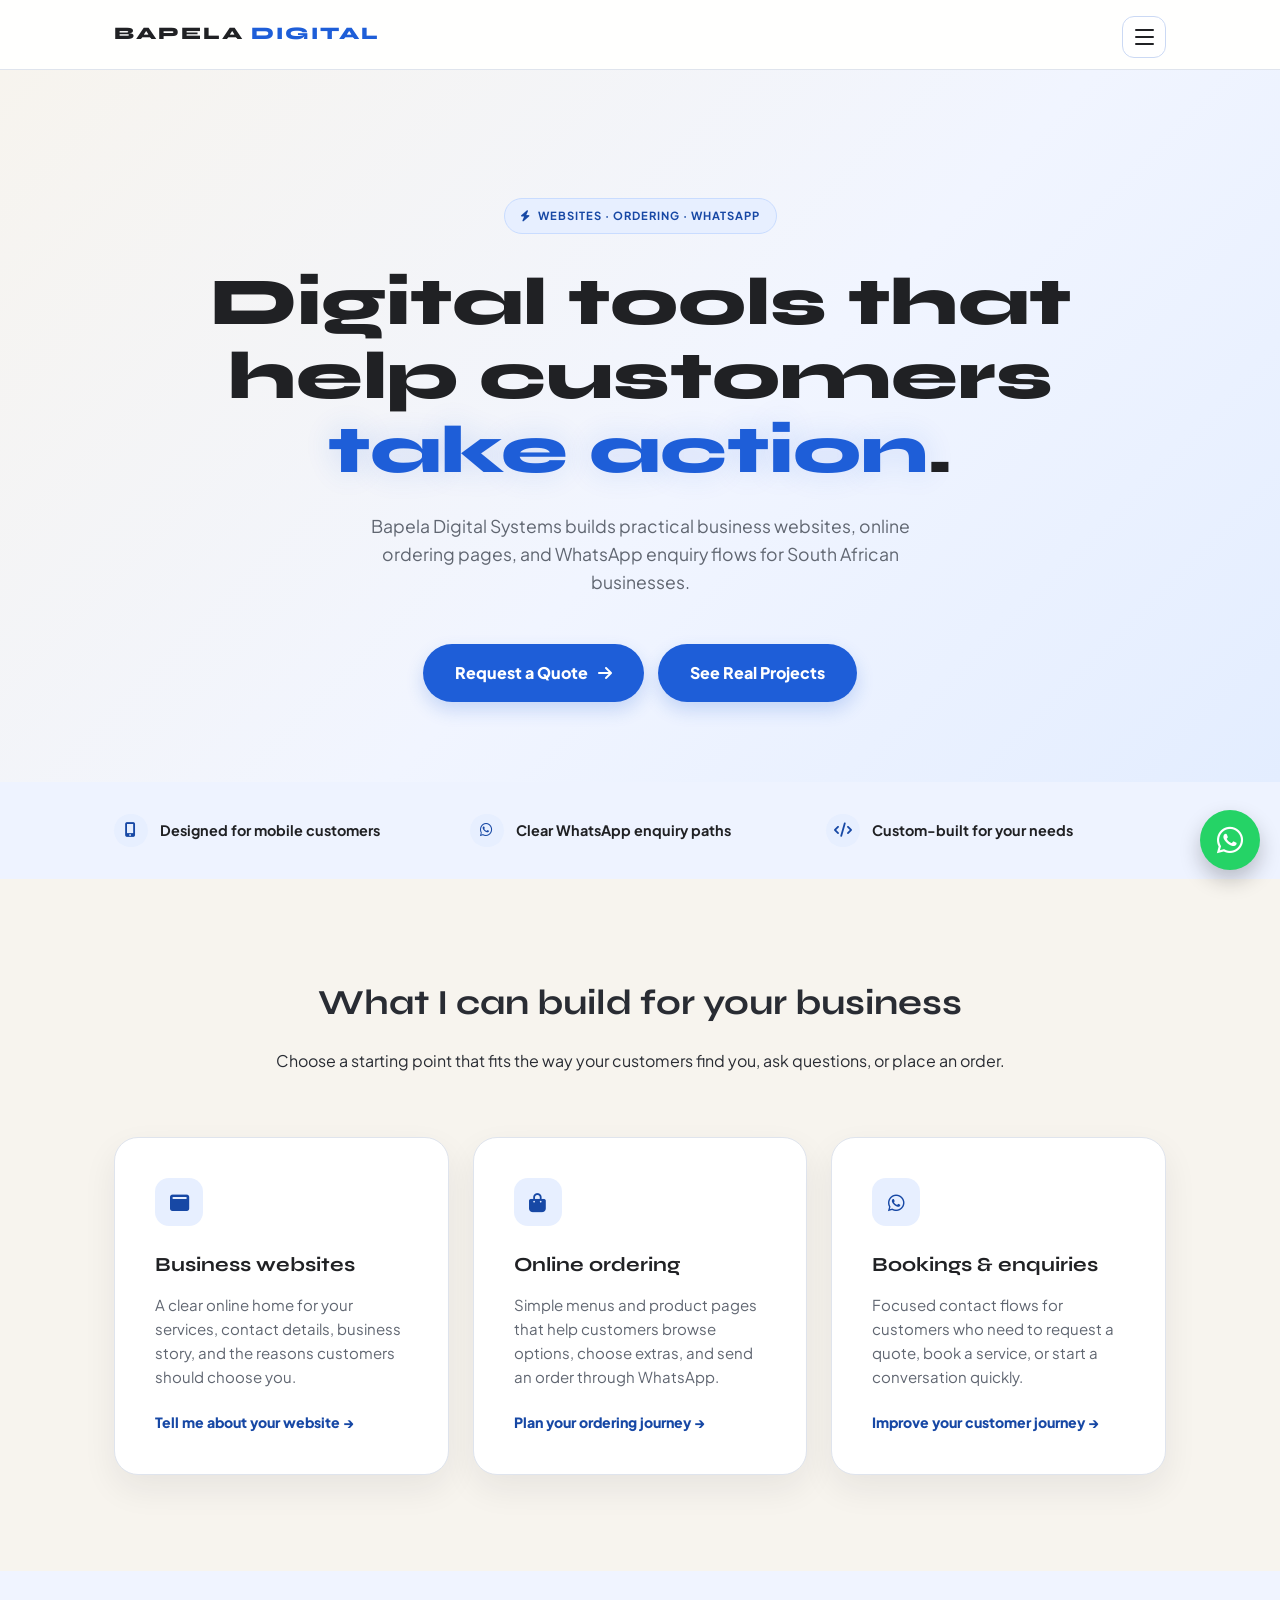
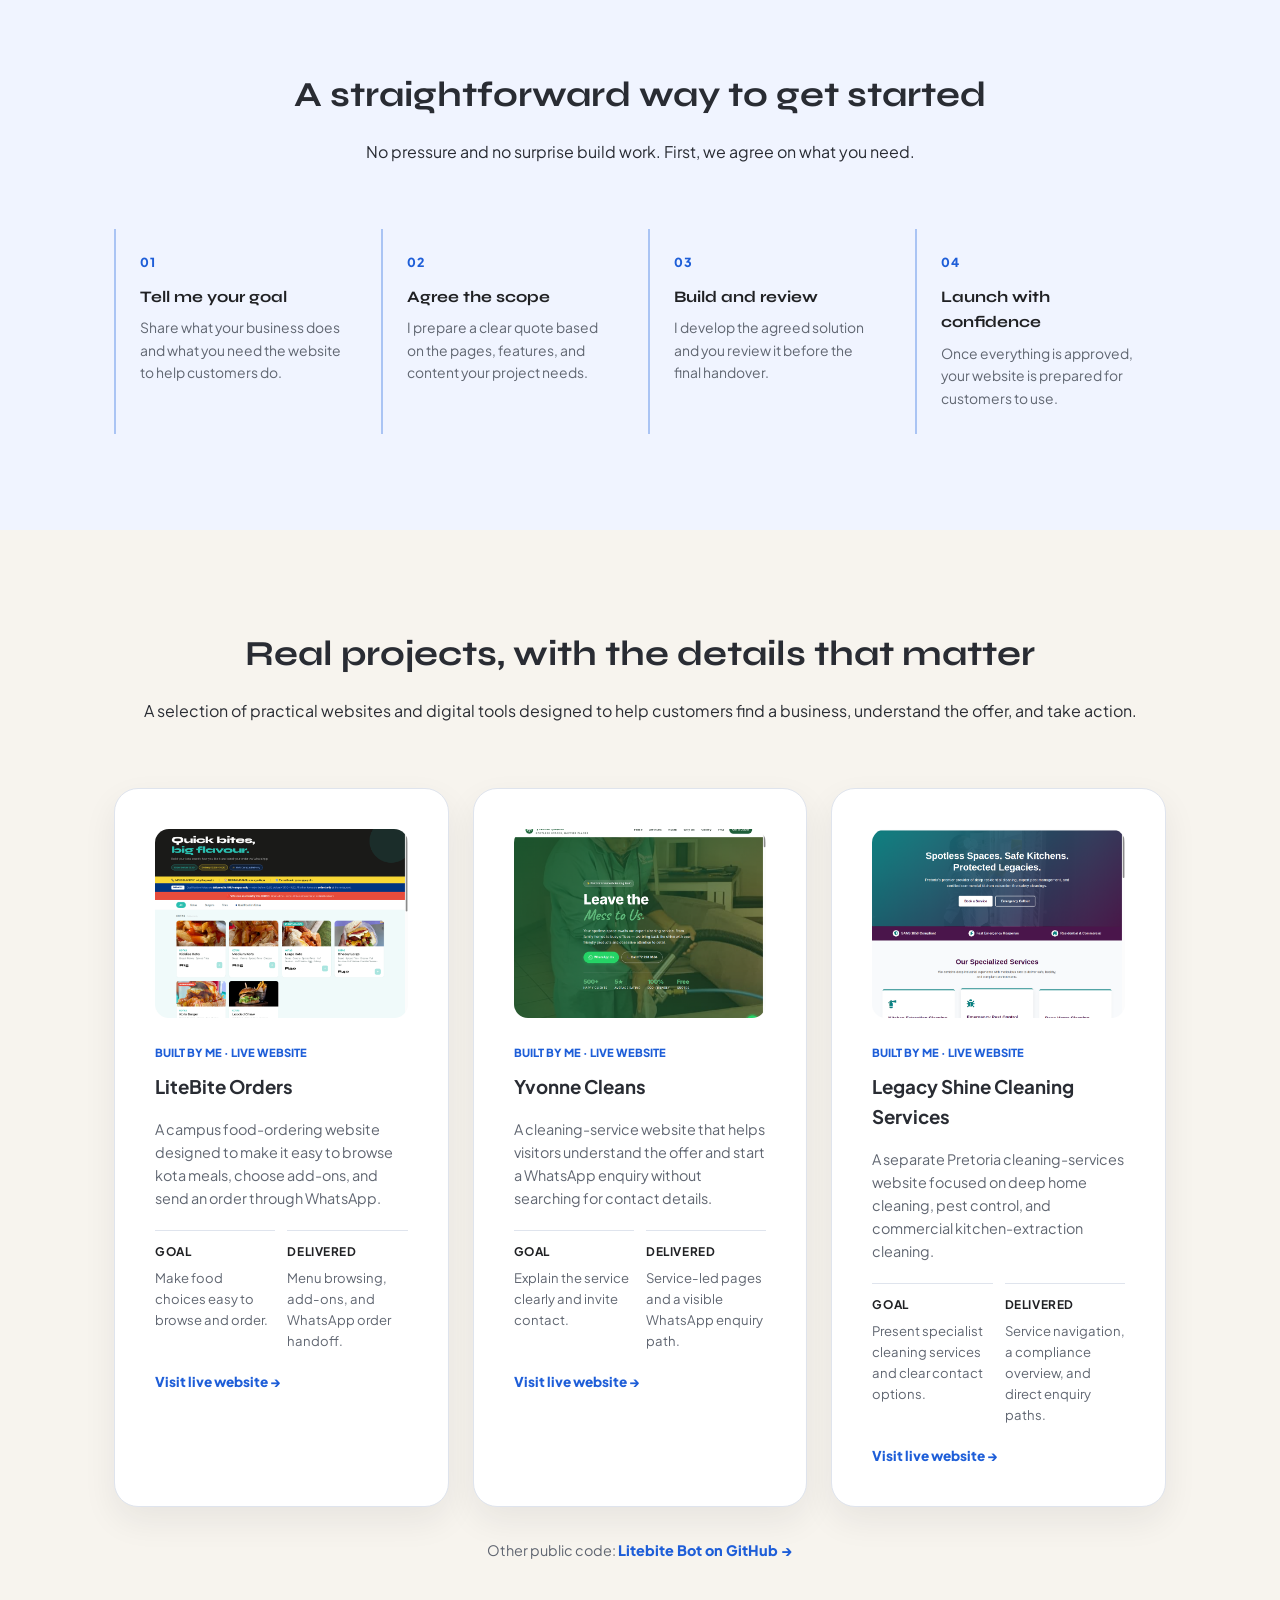
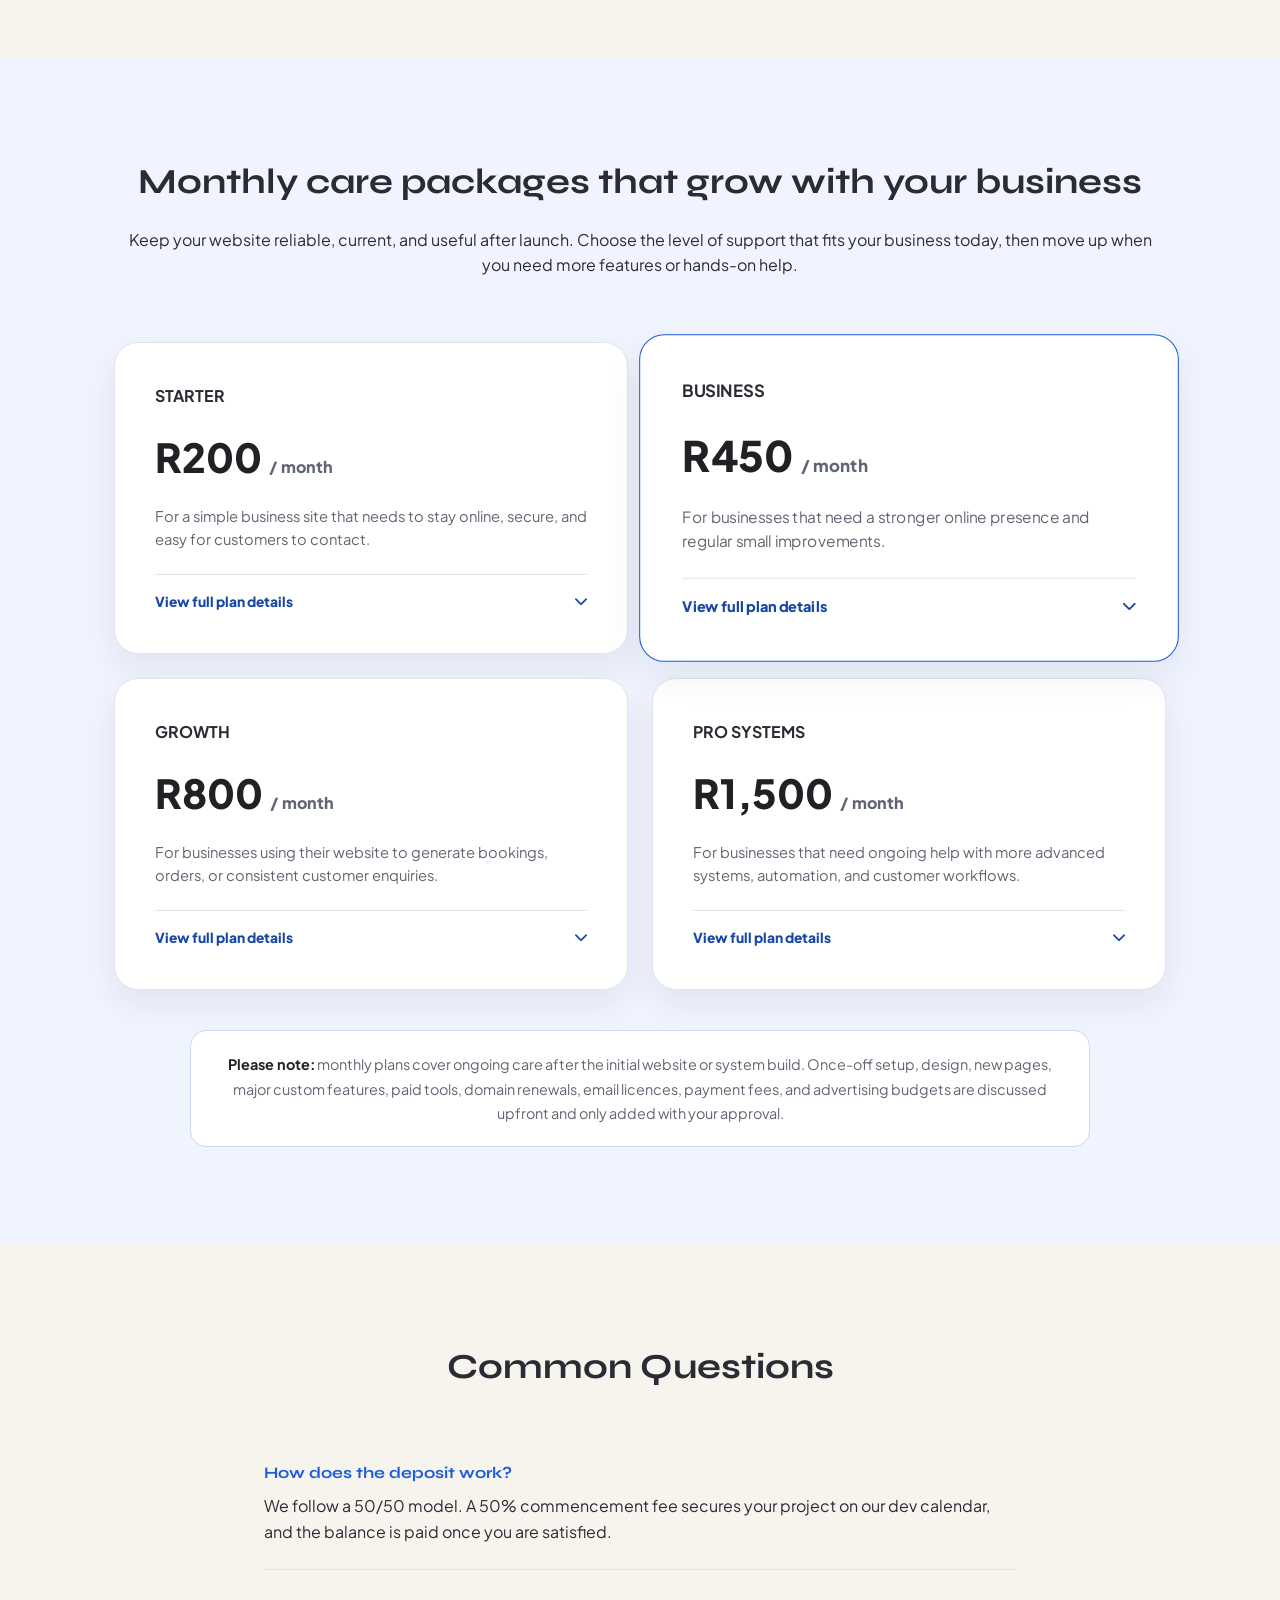
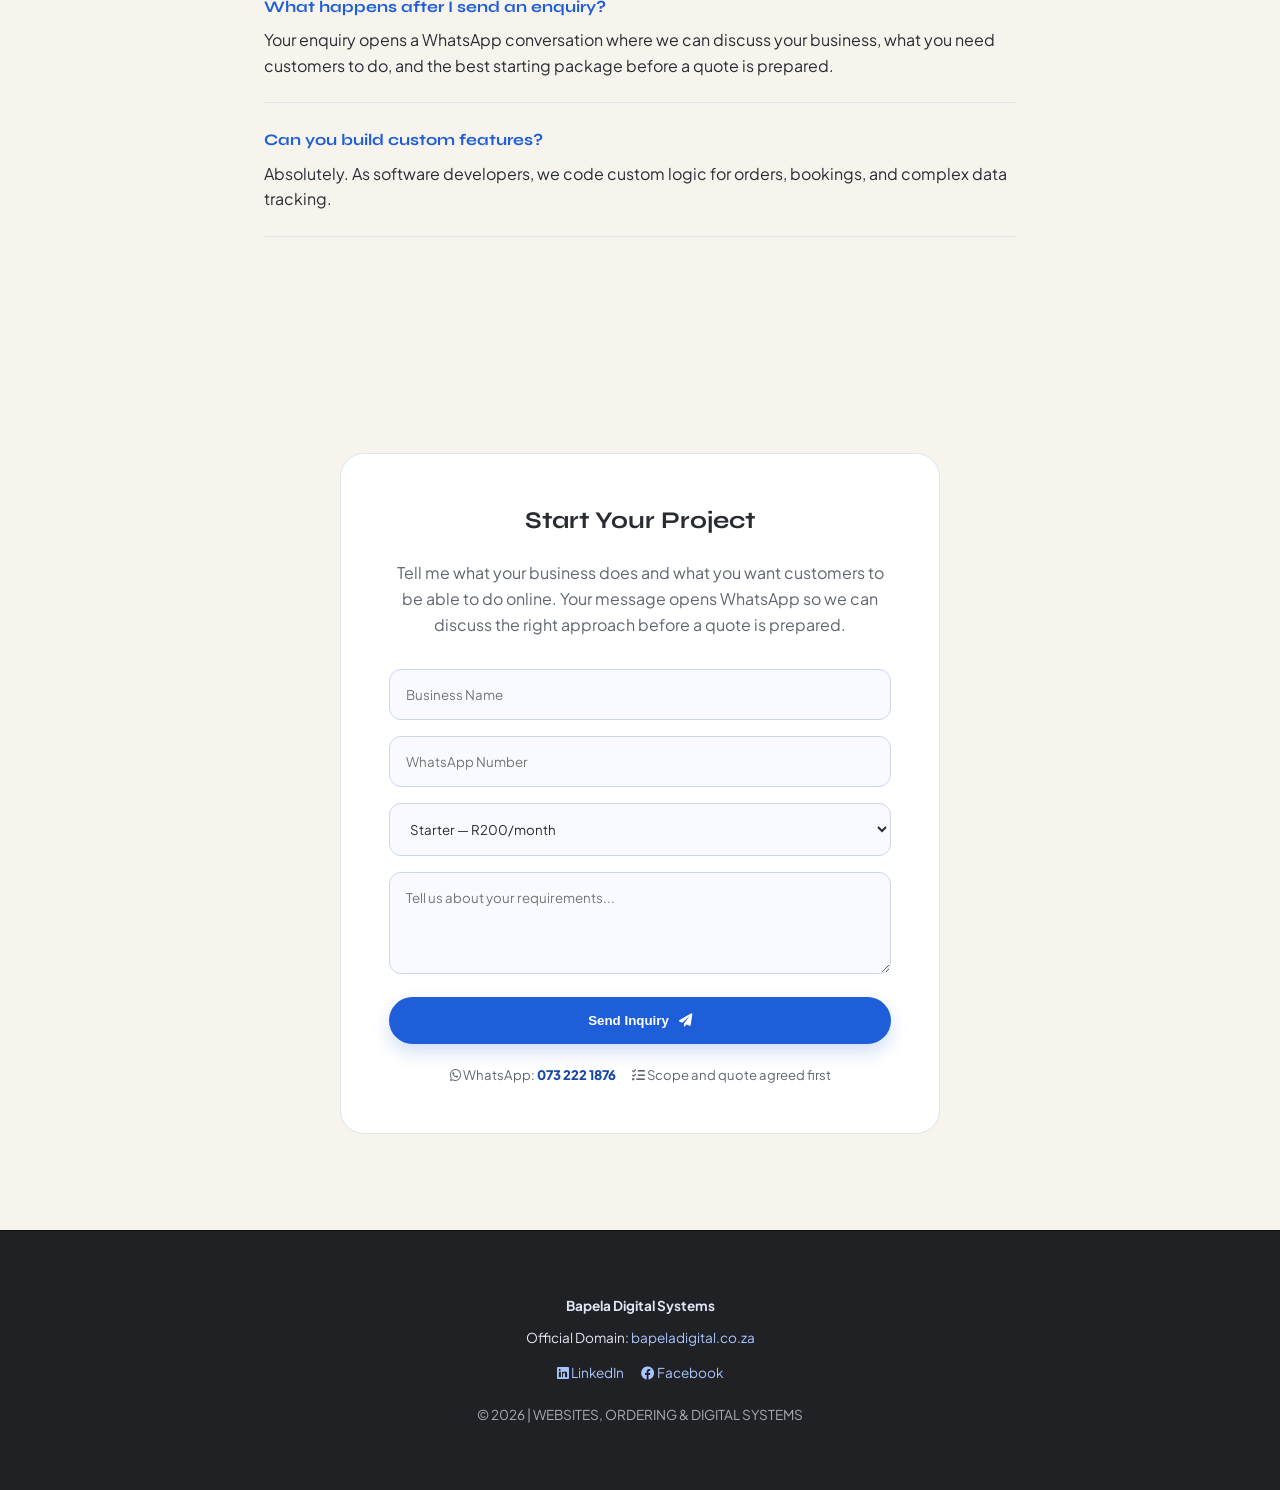
<file: index.html>
<!DOCTYPE html>
<html lang="en">
<head>
  <meta charset="UTF-8">
  <meta name="viewport" content="width=device-width, initial-scale=1.0">
  <title>Bapela Digital | Websites, Ordering &amp; Digital Systems</title>
  <meta name="description" content="Bapela Digital builds practical business websites, online ordering pages, and WhatsApp enquiry flows for South African businesses.">
  <meta name="author" content="Lucky Gomotso Malaka">
  <meta name="creator" content="Lucky Gomotso Malaka">
  <meta name="theme-color" content="#1e5ed8">
  <meta property="og:title" content="Bapela Digital">
  <meta property="og:description" content="Practical websites, ordering pages, and WhatsApp enquiry flows for South African businesses.">
  <meta property="og:type" content="website">
  <meta property="og:site_name" content="Bapela Digital">
  <meta property="og:locale" content="en_ZA">
  <meta property="og:url" content="https://bapeladigital.co.za/">
  <meta property="og:image" content="https://bapeladigital.co.za/assets/bapela-search-icon-512.png">
  <meta property="og:image:alt" content="Bapela Digital Systems blue-and-black logo">
  <meta property="og:image:width" content="512">
  <meta property="og:image:height" content="512">
  <meta name="twitter:card" content="summary">
  <meta name="twitter:title" content="Bapela Digital">
  <meta name="twitter:description" content="Practical websites, ordering pages, and WhatsApp enquiry flows for South African businesses.">
  <meta name="twitter:image" content="https://bapeladigital.co.za/assets/bapela-search-icon-512.png">
  <meta name="twitter:image:alt" content="Bapela Digital Systems blue-and-black logo">
  <link rel="canonical" href="https://bapeladigital.co.za/">
  <link href="https://fonts.googleapis.com/css2?family=Syne:wght@400;700;800&family=Plus+Jakarta+Sans:wght@300;400;500;600;700&display=swap" rel="stylesheet">
  <link rel="stylesheet" href="https://cdnjs.cloudflare.com/ajax/libs/font-awesome/6.0.0/css/all.min.css">
  
  <style>
    :root {
      --brand: #1e5ed8;
      --brand-strong: #1748a5;
      --brand-on-dark: #a8c5ff;
      --brand-glow: rgba(30, 94, 216, 0.16);
      --ink: #202124;
      --bg: #f7f4ee;
      --card: #ffffff;
      --text: #292c33;
      --sub: #606671;
      --border: #dfe4ed;
      --radius: 24px;
    }

    * { margin: 0; padding: 0; box-sizing: border-box; }
    html { scroll-behavior: smooth; }
    body { font-family: 'Plus Jakarta Sans', sans-serif; background: var(--bg); color: var(--text); line-height: 1.6; overflow-x: hidden; }
    .container { max-width: 1100px; margin: 0 auto; padding: 0 1.5rem; }

    /* Navigation */
    header { background: rgba(255, 255, 255, 0.94); backdrop-filter: blur(12px); padding: 0.72rem 0; position: sticky; top: 0; z-index: 1000; border-bottom: 1px solid var(--border); }
    .header-inner { display: flex; justify-content: space-between; align-items: center; }
    .logo { font-family: 'Syne', sans-serif; font-weight: 800; font-size: 1.1rem; text-transform: uppercase; letter-spacing: 2px; color: var(--ink); text-decoration: none; }
    .logo span { color: var(--brand); }
    .menu-wrap { position: relative; }
    .menu-toggle { align-items: center; background: #ffffff; border: 1px solid #cbd9f4; border-radius: 12px; cursor: pointer; display: inline-flex; flex-direction: column; gap: 5px; height: 42px; justify-content: center; padding: 0; width: 44px; }
    .menu-toggle span { background: var(--ink); border-radius: 2px; display: block; height: 2px; transition: transform .18s ease, opacity .18s ease; width: 19px; }
    .menu-toggle[aria-expanded="true"] span:nth-child(1) { transform: translateY(7px) rotate(45deg); }
    .menu-toggle[aria-expanded="true"] span:nth-child(2) { opacity: 0; }
    .menu-toggle[aria-expanded="true"] span:nth-child(3) { transform: translateY(-7px) rotate(-45deg); }
    .menu-panel { background: #ffffff; border: 1px solid var(--border); border-radius: 16px; box-shadow: 0 16px 34px rgba(32,33,36,.12); display: grid; gap: 0.15rem; min-width: 176px; opacity: 0; padding: 0.55rem; pointer-events: none; position: absolute; right: 0; top: calc(100% + 0.65rem); transform: translateY(-6px); transition: opacity .18s ease, transform .18s ease; visibility: hidden; }
    .menu-panel.is-open { opacity: 1; pointer-events: auto; transform: translateY(0); visibility: visible; }
    .menu-panel a { border-radius: 10px; color: var(--ink); font-size: 0.84rem; font-weight: 800; padding: 0.75rem 0.85rem; text-decoration: none; }
    .menu-panel a:hover, .menu-panel a:focus-visible { background: #eef3ff; color: var(--brand-strong); outline: none; }

    /* Hero */
    .hero { padding: 8rem 0 5rem; text-align: center; background: linear-gradient(135deg, #f7f4ee 0%, #f1f5ff 55%, #e3edff 100%); }
    .status-badge { display: inline-flex; align-items: center; gap: 8px; background: #e7efff; padding: 8px 16px; border-radius: 100px; border: 1px solid #c9dcff; font-size: 0.7rem; font-weight: 700; color: var(--brand-strong); margin-bottom: 2rem; text-transform: uppercase; letter-spacing: 1px; }
    .hero h1 { font-family: 'Syne', sans-serif; font-size: clamp(2.2rem, 8vw, 4.2rem); font-weight: 800; line-height: 1.1; margin-bottom: 1.5rem; color: var(--ink); }
    .hero h1 span { color: var(--brand); text-shadow: 0 0 30px var(--brand-glow); }
    .hero p { color: var(--sub); font-size: 1.1rem; max-width: 600px; margin: 0 auto 3rem; }
    .hero-actions { display: flex; justify-content: center; gap: 0.9rem; flex-wrap: wrap; }
    .btn-outline { background: transparent; color: var(--brand-strong); border: 1px solid #8dcdbf; box-shadow: none; }
    .btn-outline:hover { background: #ffffff; color: var(--brand-strong); }

    /* Grids & Cards */
    section { padding: 6rem 0; }
    .section-head { text-align: center; margin-bottom: 4rem; }
    .section-head h2 { font-family: 'Syne', sans-serif; font-size: 2.2rem; margin-bottom: 1rem; }
    .grid { display: grid; grid-template-columns: repeat(auto-fit, minmax(300px, 1fr)); gap: 1.5rem; }
    #cases .grid { grid-template-columns: repeat(auto-fit, minmax(280px, 1fr)); }
    .card { background: var(--card); padding: 2.5rem; border-radius: var(--radius); border: 1px solid var(--border); box-shadow: 0 14px 34px rgba(32, 33, 36, 0.07); transition: 0.4s cubic-bezier(0.23, 1, 0.32, 1); }
    .card:hover { border-color: #a7c2f5; transform: translateY(-10px); box-shadow: 0 20px 40px rgba(32, 33, 36, 0.13); }
    .project-card { color: inherit; }
    .project-card img { display: block; width: 100%; aspect-ratio: 4 / 3; object-fit: cover; border-radius: 14px; margin-bottom: 1.25rem; }
    .project-thumb { display: block; border-radius: 14px; }
    .project-thumb:focus-visible, .project-links a:focus-visible { outline: 3px solid var(--brand); outline-offset: 4px; }
    .project-links { display: flex; gap: 1rem; flex-wrap: wrap; margin-top: 1.25rem; }
    .project-links a { color: var(--brand); font-size: 0.85rem; font-weight: 800; text-decoration: none; }
    .project-links a:hover { text-decoration: underline; }
    .other-project { margin-top: 2rem; text-align: center; color: var(--sub); font-size: 0.9rem; }
    .other-project a { color: var(--brand); font-weight: 800; text-decoration: none; }
    .other-project a:hover { text-decoration: underline; }

    /* Services, process and credibility */
    .proof-bar { display: grid; grid-template-columns: repeat(3, 1fr); gap: 1rem; }
    .proof-item { display: flex; gap: 0.75rem; align-items: center; color: var(--ink); font-size: 0.9rem; font-weight: 700; }
    .proof-item i { width: 2.1rem; height: 2.1rem; display: grid; place-items: center; border-radius: 50%; background: #e7efff; color: var(--brand-strong); }
    .service-card { display: flex; flex-direction: column; min-height: 100%; }
    .service-icon { display: grid; place-items: center; width: 3rem; height: 3rem; border-radius: 14px; background: #e7efff; color: var(--brand-strong); font-size: 1.2rem; margin-bottom: 1.4rem; }
    .service-card h3 { font-family: 'Syne', sans-serif; font-size: 1.25rem; margin-bottom: 0.75rem; color: var(--ink); }
    .service-card p { color: var(--sub); font-size: 0.94rem; }
    .service-enquiry { color: var(--brand-strong); font-size: 0.88rem; font-weight: 800; margin-top: auto; padding-top: 1.4rem; text-decoration: none; }
    .service-enquiry:hover, .service-enquiry:focus-visible { color: var(--brand); text-decoration: underline; }
    .service-enquiry:focus-visible { outline: 3px solid var(--brand); outline-offset: 4px; }
    .process-grid { display: grid; grid-template-columns: repeat(4, 1fr); gap: 1rem; }
    .step { position: relative; padding: 1.5rem; border-left: 2px solid #aac4f4; }
    .step-number { display: block; color: var(--brand); font-weight: 800; font-size: 0.78rem; letter-spacing: 0.1em; margin-bottom: 0.7rem; }
    .step h3 { color: var(--ink); font-family: 'Syne', sans-serif; font-size: 1rem; margin-bottom: 0.5rem; }
    .step p { color: var(--sub); font-size: 0.87rem; }
    .case-facts { display: grid; grid-template-columns: 1fr 1fr; gap: 0.75rem; margin-top: 1.25rem; }
    .case-fact { padding-top: 0.75rem; border-top: 1px solid var(--border); color: var(--sub); font-size: 0.82rem; }
    .case-fact strong { display: block; color: var(--ink); font-size: 0.74rem; text-transform: uppercase; letter-spacing: 0.05em; margin-bottom: 0.3rem; }

    /* Tech Stack Icons */
    .tech-icons { display: flex; justify-content: center; gap: 2.5rem; flex-wrap: wrap; opacity: 0.7; margin-top: 2rem; color: var(--ink); }
    .tech-icons i, .tech-icons span { font-size: 2rem; transition: 0.3s; }
    
    /* Pricing */
    .price { font-size: 2.5rem; font-weight: 800; margin: 1rem 0; color: var(--ink); }
    .price span { font-size: 1rem; color: var(--sub); }
    #pricing .grid { grid-template-columns: repeat(2, minmax(0, 1fr)); align-items: stretch; }
    .price-card-intro { color: var(--sub); font-size: 0.92rem; min-height: 3rem; }
    .plan-details { border-top: 1px solid var(--border); margin-top: 1.35rem; padding-top: 1rem; }
    .plan-details summary { align-items: center; color: var(--brand-strong); cursor: pointer; display: flex; font-size: 0.86rem; font-weight: 800; justify-content: space-between; list-style: none; }
    .plan-details summary::-webkit-details-marker { display: none; }
    .plan-details summary i { transition: transform 0.2s ease; }
    .plan-details[open] { background: #f8faff; border: 1px solid #cbd9f4; border-radius: 16px; padding: 1.15rem 1.25rem 1.3rem; }
    .plan-details[open] summary { padding-bottom: 0.45rem; }
    .plan-details[open] summary i { transform: rotate(180deg); }
    .inclusion-heading { border-left: 3px solid var(--brand); color: var(--ink); font-family: 'Syne', sans-serif; font-size: 0.8rem; font-weight: 800; letter-spacing: 0.06em; line-height: 1.3; margin: 1.6rem 0 0.9rem; padding-left: 0.7rem; text-transform: uppercase; }
    .plan-details .check-list { list-style: none; margin: 0 0 1.5rem; }
    .check-list li { margin-bottom: 0.9rem; font-size: 0.9rem; color: var(--sub); display: flex; align-items: flex-start; gap: 10px; line-height: 1.55; }
    .check-list i { color: var(--brand); margin-top: 0.32rem; }
    .plan-note { border-top: 1px solid var(--border); color: var(--sub); font-size: 0.8rem; line-height: 1.6; margin-top: 0.4rem; padding-top: 1.2rem; }
    .pricing-scope-note { background: #ffffff; border: 1px solid #cbd9f4; border-radius: 16px; color: var(--sub); font-size: 0.9rem; line-height: 1.7; margin: 2.5rem auto 0; max-width: 900px; padding: 1.3rem 1.5rem; text-align: center; }
    .pricing-scope-note strong { color: var(--ink); }

    /* FAQ */
    .faq-item { margin-bottom: 1.5rem; border-bottom: 1px solid var(--border); padding-bottom: 1.5rem; }
    .faq-item h4 { color: var(--brand); margin-bottom: 0.5rem; font-family: 'Syne'; }

    /* Form */
    .form-wrap { background: var(--card); padding: 3rem; border-radius: var(--radius); border: 1px solid var(--border); max-width: 600px; margin: 0 auto; }
    input, select, textarea { width: 100%; background: #f8faff; border: 1px solid #cbd7ed; padding: 1rem; border-radius: 12px; color: var(--text); margin-bottom: 1rem; font-family: inherit; }
    .contact-intro { max-width: 600px; text-align: center; color: var(--sub); margin: -0.75rem auto 2rem; }
    .contact-error { background: #fff0ed; border: 1px solid #f1b8ac; border-radius: 12px; color: #8a2c1e; font-size: 0.88rem; line-height: 1.45; margin: 0 0 1rem; padding: 0.8rem 1rem; }
    input[aria-invalid="true"] { border-color: #c74632; box-shadow: 0 0 0 3px rgba(199, 70, 50, 0.12); }
    .contact-meta { display: flex; justify-content: center; gap: 1rem; flex-wrap: wrap; color: var(--sub); font-size: 0.82rem; margin-top: 1.25rem; }
    .contact-meta a { color: var(--brand-strong); font-weight: 800; text-decoration: none; }

    .btn { background: var(--brand); color: #ffffff; padding: 1rem 2rem; border-radius: 50px; text-decoration: none; font-weight: 800; display: inline-flex; align-items: center; gap: 10px; border: none; cursor: pointer; transition: 0.3s; box-shadow: 0 8px 18px rgba(30, 94, 216, 0.2); }
    .btn:hover { background: var(--brand-strong); transform: translateY(-2px); }
    
    /* Footer & Float */
    footer { padding: 4rem 0; background: var(--ink); border-top: 1px solid #0f1012; text-align: center; color: #dfe6f3; font-size: 0.85rem; }
    .wa-float { position: fixed; bottom: 30px; right: 20px; background: #25D366; width: 60px; height: 60px; border-radius: 50%; display: grid; place-items: center; color: white; font-size: 30px; box-shadow: 0 10px 20px rgba(32,33,36,0.25); z-index: 1001; text-decoration: none; }

    /* ==========================================
       MOBILE RESPONSIVE FIXES
       ========================================== */
    @media (max-width: 768px) {
      section { padding: 4rem 0; }
      
      .header-inner { gap: 10px; }
      
      .hero { padding: 5rem 0 3rem; }
      .hero h1 { font-size: 2.2rem; }
      .hero p { font-size: 1rem; }

      .grid, #cases .grid, #pricing .grid { grid-template-columns: 1fr; } /* Force cards to stack */
      .proof-bar, .process-grid { grid-template-columns: 1fr; }
      .proof-item { justify-content: center; }
      
      .card { padding: 1.5rem; }
      
      .form-wrap { padding: 1.5rem; }
      
      .tech-icons { gap: 1.5rem; }
      .tech-icons i { font-size: 1.5rem; }

      .section-head h2 { font-size: 1.8rem; }
      
      /* Make sure pricing card doesn't stay scaled on mobile */
      #pricing .card { transform: none !important; margin-bottom: 1rem; }
    }
  </style>
  <link rel="icon" type="image/png" sizes="48x48" href="assets/bapela-search-icon-48.png">
  <link rel="icon" type="image/png" sizes="192x192" href="assets/bapela-search-icon-192.png">
  <link rel="shortcut icon" href="favicon.ico">
  <link rel="apple-touch-icon" sizes="192x192" href="assets/bapela-search-icon-192.png">
  <link rel="manifest" href="site.webmanifest">
  <script type="application/ld+json">
  {
    "@context": "https://schema.org",
    "@graph": [
      {
        "@type": "Organization",
        "@id": "https://bapeladigital.co.za/#organization",
        "name": "Bapela Digital",
        "alternateName": "Bapela Digital Systems",
        "url": "https://bapeladigital.co.za/",
        "description": "Digital design and software development agency specializing in web engineering, custom application development, and digital branding.",
        "logo": { "@id": "https://bapeladigital.co.za/#logo" },
        "image": { "@id": "https://bapeladigital.co.za/#logo" },
        "founder": { "@id": "https://bapeladigital.co.za/#person" },
        "owner": { "@id": "https://bapeladigital.co.za/#person" },
        "telephone": "+27732221876",
        "contactPoint": {
          "@type": "ContactPoint",
          "contactType": "sales",
          "telephone": "+27732221876",
          "url": "https://wa.me/27732221876"
        },
        "knowsAbout": [
          "Software Engineering",
          "Web Development",
          "User Interface Design",
          "Mobile Application Development"
        ],
        "workExample": [
          {
            "@type": "CreativeWork",
            "name": "LiteBite Orders",
            "url": "https://litebite.netlify.app/",
            "description": "A food-ordering website with menu browsing, add-ons, and WhatsApp order handoff."
          },
          {
            "@type": "CreativeWork",
            "name": "Yvonne Cleans",
            "url": "https://yvonne-cleans.vercel.app/",
            "description": "A cleaning-service website with clear service information and a WhatsApp enquiry path."
          }
        ]
      },
      {
        "@type": "ImageObject",
        "@id": "https://bapeladigital.co.za/#logo",
        "url": "https://bapeladigital.co.za/assets/bapela-search-icon-512.png",
        "contentUrl": "https://bapeladigital.co.za/assets/bapela-search-icon-512.png",
        "width": 512,
        "height": 512,
        "caption": "Bapela Digital logo"
      },
      {
        "@type": "Person",
        "@id": "https://bapeladigital.co.za/#person",
        "name": "Lucky Gomotso Malaka",
        "jobTitle": "Founder & Lead Software Engineer",
        "url": "https://bapeladigital.co.za/",
        "image": "https://bapeladigital.co.za/assets/lucky-malaka-circle.webp",
        "worksFor": { "@id": "https://bapeladigital.co.za/#organization" },
        "alumniOf": {
          "@type": "CollegeOrUniversity",
          "name": "Nelson Mandela University"
        },
        "knowsAbout": [
          "Software Development",
          "C#",
          "JavaScript",
          "Kotlin",
          "Web Engineering"
        ],
        "sameAs": [
          "https://github.com/beanboy908",
          "https://github.com/nkadimengmaledimu-cmyk",
          "https://www.linkedin.com/in/lucky-malaka-103bb4429",
          "https://www.facebook.com/lucky.malaka.14"
        ]
      }
    ]
  }
  </script>
</head>
<body>

<header>
  <div class="container header-inner">
    <a href="#" class="logo">Bapela <span>Digital</span></a>
    <div class="menu-wrap">
      <button class="menu-toggle" id="menu-toggle" type="button" aria-controls="primary-menu" aria-expanded="false" aria-label="Open navigation menu"><span></span><span></span><span></span></button>
      <nav class="menu-panel" id="primary-menu" aria-label="Explore Bapela">
        <a href="#services">Services</a>
        <a href="#cases">Projects</a>
        <a href="about.html">About Lucky</a>
      </nav>
    </div>
  </div>
</header>

<section class="hero">
  <div class="container">
    <div class="status-badge"><i class="fas fa-bolt"></i> Websites · Ordering · WhatsApp</div>
    <h1>Digital tools that help customers <span>take action</span>.</h1>
    <p>Bapela Digital Systems builds practical business websites, online ordering pages, and WhatsApp enquiry flows for South African businesses.</p>
    <div class="hero-actions">
      <a href="#contact" class="btn">Request a Quote <i class="fas fa-arrow-right"></i></a>
      <a href="#cases" class="btn btn-outline">See Real Projects</a>
    </div>
  </div>
</section>

<section style="padding: 2rem 0; background: #eef3ff;">
  <div class="container">
    <div class="proof-bar" aria-label="How Bapela builds">
      <div class="proof-item"><i class="fas fa-mobile-screen-button" aria-hidden="true"></i> Designed for mobile customers</div>
      <div class="proof-item"><i class="fab fa-whatsapp" aria-hidden="true"></i> Clear WhatsApp enquiry paths</div>
      <div class="proof-item"><i class="fas fa-code" aria-hidden="true"></i> Custom-built for your needs</div>
    </div>
  </div>
</section>

<section id="services">
  <div class="container">
    <div class="section-head">
      <h2>What I can build for your business</h2>
      <p>Choose a starting point that fits the way your customers find you, ask questions, or place an order.</p>
    </div>
    <div class="grid">
      <article class="card service-card">
        <div class="service-icon"><i class="fas fa-window-maximize" aria-hidden="true"></i></div>
        <h3>Business websites</h3>
        <p>A clear online home for your services, contact details, business story, and the reasons customers should choose you.</p>
        <a class="service-enquiry" href="#contact" data-service="a business website">Tell me about your website →</a>
      </article>
      <article class="card service-card">
        <div class="service-icon"><i class="fas fa-bag-shopping" aria-hidden="true"></i></div>
        <h3>Online ordering</h3>
        <p>Simple menus and product pages that help customers browse options, choose extras, and send an order through WhatsApp.</p>
        <a class="service-enquiry" href="#contact" data-service="an ordering experience">Plan your ordering journey →</a>
      </article>
      <article class="card service-card">
        <div class="service-icon"><i class="fab fa-whatsapp" aria-hidden="true"></i></div>
        <h3>Bookings &amp; enquiries</h3>
        <p>Focused contact flows for customers who need to request a quote, book a service, or start a conversation quickly.</p>
        <a class="service-enquiry" href="#contact" data-service="a booking or enquiry flow">Improve your customer journey →</a>
      </article>
    </div>
  </div>
</section>

<section id="process" style="background: #f0f4ff;">
  <div class="container">
    <div class="section-head">
      <h2>A straightforward way to get started</h2>
      <p>No pressure and no surprise build work. First, we agree on what you need.</p>
    </div>
    <div class="process-grid">
      <article class="step"><span class="step-number">01</span><h3>Tell me your goal</h3><p>Share what your business does and what you need the website to help customers do.</p></article>
      <article class="step"><span class="step-number">02</span><h3>Agree the scope</h3><p>I prepare a clear quote based on the pages, features, and content your project needs.</p></article>
      <article class="step"><span class="step-number">03</span><h3>Build and review</h3><p>I develop the agreed solution and you review it before the final handover.</p></article>
      <article class="step"><span class="step-number">04</span><h3>Launch with confidence</h3><p>Once everything is approved, your website is prepared for customers to use.</p></article>
    </div>
  </div>
</section>

<section id="cases">
  <div class="container">
    <div class="section-head">
      <h2>Real projects, with the details that matter</h2>
      <p>A selection of practical websites and digital tools designed to help customers find a business, understand the offer, and take action.</p>
    </div>
    <div class="grid">
      <article class="card project-card">
        <a class="project-thumb" href="https://litebite.netlify.app/" target="_blank" rel="noopener" aria-label="Open the LiteBite Orders live website">
          <img src="assets/litebite-preview.webp" alt="Screenshot of the LiteBite Fast Food ordering website" loading="lazy">
        </a>
        <span style="font-size: 0.7rem; color: var(--brand); font-weight: 800; text-transform: uppercase;">Built by me · Live website</span>
        <h3 style="margin-top: 0.5rem;">LiteBite Orders</h3>
        <p style="font-size: 0.9rem; color: var(--sub); margin-top: 1rem;">A campus food-ordering website designed to make it easy to browse kota meals, choose add-ons, and send an order through WhatsApp.</p>
        <div class="case-facts">
          <p class="case-fact"><strong>Goal</strong>Make food choices easy to browse and order.</p>
          <p class="case-fact"><strong>Delivered</strong>Menu browsing, add-ons, and WhatsApp order handoff.</p>
        </div>
        <div class="project-links"><a href="https://litebite.netlify.app/" target="_blank" rel="noopener">Visit live website →</a></div>
      </article>
      <article class="card project-card">
        <a class="project-thumb" href="https://yvonne-cleans.vercel.app/" target="_blank" rel="noopener" aria-label="Open the Yvonne Cleans live website">
          <img src="assets/yvonne-cleans-preview.webp" alt="Screenshot of the Yvonne Cleans cleaning-service website" loading="lazy">
        </a>
        <span style="font-size: 0.7rem; color: var(--brand); font-weight: 800; text-transform: uppercase;">Built by me · Live website</span>
        <h3 style="margin-top: 0.5rem;">Yvonne Cleans</h3>
        <p style="font-size: 0.9rem; color: var(--sub); margin-top: 1rem;">A cleaning-service website that helps visitors understand the offer and start a WhatsApp enquiry without searching for contact details.</p>
        <div class="case-facts">
          <p class="case-fact"><strong>Goal</strong>Explain the service clearly and invite contact.</p>
          <p class="case-fact"><strong>Delivered</strong>Service-led pages and a visible WhatsApp enquiry path.</p>
        </div>
        <div class="project-links"><a href="https://yvonne-cleans.vercel.app/" target="_blank" rel="noopener">Visit live website →</a></div>
      </article>
      <article class="card project-card">
        <a class="project-thumb" href="https://legacyshineweb.vercel.app/" target="_blank" rel="noopener" aria-label="Open the Legacy Shine Cleaning Services live website">
          <img src="assets/legacy-shine-preview.webp" alt="Screenshot of the Legacy Shine Cleaning Services website" loading="lazy">
        </a>
        <span style="font-size: 0.7rem; color: var(--brand); font-weight: 800; text-transform: uppercase;">Built by me · Live website</span>
        <h3 style="margin-top: 0.5rem;">Legacy Shine Cleaning Services</h3>
        <p style="font-size: 0.9rem; color: var(--sub); margin-top: 1rem;">A separate Pretoria cleaning-services website focused on deep home cleaning, pest control, and commercial kitchen-extraction cleaning.</p>
        <div class="case-facts">
          <p class="case-fact"><strong>Goal</strong>Present specialist cleaning services and clear contact options.</p>
          <p class="case-fact"><strong>Delivered</strong>Service navigation, a compliance overview, and direct enquiry paths.</p>
        </div>
        <div class="project-links"><a href="https://legacyshineweb.vercel.app/" target="_blank" rel="noopener">Visit live website →</a></div>
      </article>
    </div>
    <p class="other-project">Other public code: <a href="https://github.com/nkadimengmaledimu-cmyk/litebite-bot" target="_blank" rel="noopener">Litebite Bot on GitHub →</a></p>
  </div>
</section>

<section id="pricing" style="background: #f0f4ff;">
  <div class="container">
    <div class="section-head">
      <h2>Monthly care packages that grow with your business</h2>
      <p>Keep your website reliable, current, and useful after launch. Choose the level of support that fits your business today, then move up when you need more features or hands-on help.</p>
    </div>
    <div class="grid">
      <article class="card">
        <h4>STARTER</h4>
        <div class="price">R200 <span>/ month</span></div>
        <p class="price-card-intro">For a simple business site that needs to stay online, secure, and easy for customers to contact.</p>
        <details class="plan-details">
          <summary>View full plan details <i class="fas fa-chevron-down" aria-hidden="true"></i></summary>
          <p class="inclusion-heading">Included features</p>
        <ul class="check-list">
          <li><i class="fas fa-check"></i> Management of one existing landing page</li>
          <li><i class="fas fa-check"></i> Working WhatsApp, call, email, and social links</li>
          <li><i class="fas fa-check"></i> Contact details, business hours, and one small text or image update each month</li>
        </ul>
        <p class="inclusion-heading">Monthly maintenance</p>
        <ul class="check-list">
          <li><i class="fas fa-check"></i> Website availability and broken-link check</li>
          <li><i class="fas fa-check"></i> SSL and basic hosting health check</li>
          <li><i class="fas fa-check"></i> Support for straightforward website questions</li>
        </ul>
          <p class="plan-note">Best for an established one-page site. New pages, redesigns, and new functionality are quoted separately.</p>
        </details>
      </article>
      <article class="card" style="border-color: var(--brand); transform: scale(1.05);">
        <h4>BUSINESS</h4>
        <div class="price">R450 <span>/ month</span></div>
        <p class="price-card-intro">For businesses that need a stronger online presence and regular small improvements.</p>
        <details class="plan-details">
          <summary>View full plan details <i class="fas fa-chevron-down" aria-hidden="true"></i></summary>
          <p class="inclusion-heading">Included features</p>
        <ul class="check-list">
          <li><i class="fas fa-check"></i> Management of an existing website with up to five core pages</li>
          <li><i class="fas fa-check"></i> WhatsApp enquiries, contact form, Google Maps, and social links</li>
          <li><i class="fas fa-check"></i> Basic local SEO details such as page titles and business information</li>
        </ul>
        <p class="inclusion-heading">Monthly maintenance</p>
        <ul class="check-list">
          <li><i class="fas fa-check"></i> Website availability, link, and contact-form check</li>
          <li><i class="fas fa-check"></i> Up to two small content updates each month</li>
          <li><i class="fas fa-check"></i> Hosting, SSL, and routine site health review</li>
        </ul>
          <p class="plan-note">Ideal for a service business. New pages, new branding, and campaigns are scoped and quoted before work starts.</p>
        </details>
      </article>
      <article class="card">
        <h4>GROWTH</h4>
        <div class="price">R800 <span>/ month</span></div>
        <p class="price-card-intro">For businesses using their website to generate bookings, orders, or consistent customer enquiries.</p>
        <details class="plan-details">
          <summary>View full plan details <i class="fas fa-chevron-down" aria-hidden="true"></i></summary>
          <p class="inclusion-heading">Included features</p>
        <ul class="check-list">
          <li><i class="fas fa-check"></i> Management of an existing booking, order, or enquiry journey</li>
          <li><i class="fas fa-check"></i> Guidance for an existing professional email, booking, or ordering tool</li>
          <li><i class="fas fa-check"></i> Basic analytics review to identify enquiry and customer-journey improvements</li>
        </ul>
        <p class="inclusion-heading">Monthly maintenance</p>
        <ul class="check-list">
          <li><i class="fas fa-check"></i> Monthly checks of key customer actions, forms, links, and site health</li>
          <li><i class="fas fa-check"></i> Up to four small content updates each month</li>
          <li><i class="fas fa-check"></i> One agreed small conversion or usability improvement per month</li>
        </ul>
          <p class="plan-note">Third-party subscriptions, payment fees, and major booking or ordering changes are not included unless agreed in writing.</p>
        </details>
      </article>
      <article class="card">
        <h4>PRO SYSTEMS</h4>
        <div class="price">R1,500 <span>/ month</span></div>
        <p class="price-card-intro">For businesses that need ongoing help with more advanced systems, automation, and customer workflows.</p>
        <details class="plan-details">
          <summary>View full plan details <i class="fas fa-chevron-down" aria-hidden="true"></i></summary>
          <p class="inclusion-heading">Included features</p>
        <ul class="check-list">
          <li><i class="fas fa-check"></i> Monitoring of agreed website, booking, order, or automation workflows</li>
          <li><i class="fas fa-check"></i> Support for connected forms, customer data flows, and operational journeys</li>
          <li><i class="fas fa-check"></i> Monthly planning call or message check-in to prioritise improvements</li>
        </ul>
        <p class="inclusion-heading">Monthly maintenance</p>
        <ul class="check-list">
          <li><i class="fas fa-check"></i> Priority support for the agreed digital system</li>
          <li><i class="fas fa-check"></i> Regular website health, link, form, and workflow checks</li>
          <li><i class="fas fa-check"></i> One agreed small system or process improvement each month</li>
        </ul>
          <p class="plan-note">Major new modules, integrations, redesigns, and custom development are planned and quoted separately before implementation.</p>
        </details>
      </article>
    </div>
    <p class="pricing-scope-note"><strong>Please note:</strong> monthly plans cover ongoing care after the initial website or system build. Once-off setup, design, new pages, major custom features, paid tools, domain renewals, email licences, payment fees, and advertising budgets are discussed upfront and only added with your approval.</p>
  </div>
</section>

<section id="faq">
  <div class="container" style="max-width: 800px;">
    <div class="section-head">
      <h2>Common Questions</h2>
    </div>
    <div class="faq-item">
      <h4>How does the deposit work?</h4>
      <p>We follow a 50/50 model. A 50% commencement fee secures your project on our dev calendar, and the balance is paid once you are satisfied.</p>
    </div>
    <div class="faq-item">
      <h4>What happens after I send an enquiry?</h4>
      <p>Your enquiry opens a WhatsApp conversation where we can discuss your business, what you need customers to do, and the best starting package before a quote is prepared.</p>
    </div>
    <div class="faq-item">
      <h4>Can you build custom features?</h4>
      <p>Absolutely. As software developers, we code custom logic for orders, bookings, and complex data tracking.</p>
    </div>
  </div>
</section>

<section id="contact">
  <div class="container">
    <div class="form-wrap">
      <h2 style="text-align: center; margin-bottom: 2rem; font-family: 'Syne';">Start Your Project</h2>
      <p class="contact-intro">Tell me what your business does and what you want customers to be able to do online. Your message opens WhatsApp so we can discuss the right approach before a quote is prepared.</p>
      <p class="contact-error" id="contact-error" role="alert" hidden>Please add your business name and WhatsApp number before starting the conversation.</p>
      <input type="text" id="name" placeholder="Business Name" aria-label="Business name" aria-describedby="contact-error">
      <input type="tel" id="phone" placeholder="WhatsApp Number" aria-label="WhatsApp number" aria-describedby="contact-error">
      <select id="package">
        <option>Starter — R200/month</option>
        <option>Business — R450/month</option>
        <option>Growth — R800/month</option>
        <option>Pro Systems — R1,500/month</option>
        <option>Custom Development</option>
      </select>
      <textarea id="msg" rows="4" placeholder="Tell us about your requirements..."></textarea>
      <button class="btn" style="width: 100%; justify-content: center;" onclick="sendToWA()">Send Inquiry <i class="fas fa-paper-plane"></i></button>
      <div class="contact-meta"><span><i class="fab fa-whatsapp" aria-hidden="true"></i> WhatsApp: <a href="https://wa.me/27732221876" target="_blank" rel="noopener">073 222 1876</a></span><span><i class="fas fa-list-check" aria-hidden="true"></i> Scope and quote agreed first</span></div>
    </div>
  </div>
</section>

<footer>
  <div class="container">
    <p><strong>Bapela Digital Systems</strong></p>
    <p style="margin-top: 10px;">Official Domain: <a href="https://bapeladigital.co.za" style="color: var(--brand-on-dark); text-decoration: none;">bapeladigital.co.za</a></p>
    <p style="margin-top: 14px;"><a href="https://www.linkedin.com/in/lucky-malaka-103bb4429" target="_blank" rel="noopener" style="color: var(--brand-on-dark); text-decoration: none; margin: 0 0.55rem;"><i class="fab fa-linkedin" aria-hidden="true"></i> LinkedIn</a><a href="https://www.facebook.com/lucky.malaka.14" target="_blank" rel="noopener" style="color: var(--brand-on-dark); text-decoration: none; margin: 0 0.55rem;"><i class="fab fa-facebook" aria-hidden="true"></i> Facebook</a></p>
    <p style="opacity: 0.7; margin-top: 20px;">© 2026 | WEBSITES, ORDERING &amp; DIGITAL SYSTEMS</p>
  </div>
</footer>

<a href="https://wa.me/27732221876" class="wa-float" target="_blank"><i class="fab fa-whatsapp"></i></a>

<script>
  function sendToWA() {
    const name = document.getElementById('name').value;
    const phone = document.getElementById('phone').value;
    const pkg = document.getElementById('package').value;
    const msg = document.getElementById('msg').value;
    const contactError = document.getElementById('contact-error');
    const nameInput = document.getElementById('name');
    const phoneInput = document.getElementById('phone');

    if(!name || !phone) {
      contactError.hidden = false;
      nameInput.setAttribute('aria-invalid', String(!name));
      phoneInput.setAttribute('aria-invalid', String(!phone));
      (!name ? nameInput : phoneInput).focus();
      return;
    }

    contactError.hidden = true;
    nameInput.removeAttribute('aria-invalid');
    phoneInput.removeAttribute('aria-invalid');

    const text = `New Bapela Digital Inquiry\n\nBusiness: ${name}\nWhatsApp: ${phone}\nPackage: ${pkg}\nMessage: ${msg}`;
    window.open(`https://wa.me/27732221876?text=${encodeURIComponent(text)}`, '_blank', 'noopener');
  }

  const menuToggle = document.getElementById('menu-toggle');
  const primaryMenu = document.getElementById('primary-menu');
  function closeMenu() { menuToggle.setAttribute('aria-expanded', 'false'); primaryMenu.classList.remove('is-open'); }
  menuToggle.addEventListener('click', () => {
    const isOpen = menuToggle.getAttribute('aria-expanded') === 'true';
    menuToggle.setAttribute('aria-expanded', String(!isOpen));
    primaryMenu.classList.toggle('is-open', !isOpen);
  });
  primaryMenu.addEventListener('click', closeMenu);
  document.addEventListener('click', (event) => { if (!event.target.closest('.menu-wrap')) closeMenu(); });
  document.addEventListener('keydown', (event) => { if (event.key === 'Escape') closeMenu(); });

  document.querySelectorAll('.service-enquiry').forEach((link) => {
    link.addEventListener('click', (event) => {
      event.preventDefault();
      const service = link.dataset.service;
      const message = document.getElementById('msg');
      const name = document.getElementById('name');

      if (service && message && !message.value.trim()) {
        message.value = `I'm interested in ${service}. Please tell me the best way to get started.`;
      }

      document.getElementById('contact').scrollIntoView({ behavior: 'smooth', block: 'start' });
      window.setTimeout(() => name?.focus({ preventScroll: true }), 450);
    });
  });

  if ('serviceWorker' in navigator) {
    window.addEventListener('load', () => {
      navigator.serviceWorker.register('/service-worker.js').catch((error) => {
        console.warn('Bapela Digital offline support could not be registered.', error);
      });
    });
  }
</script>

</body>
</html>
</file>
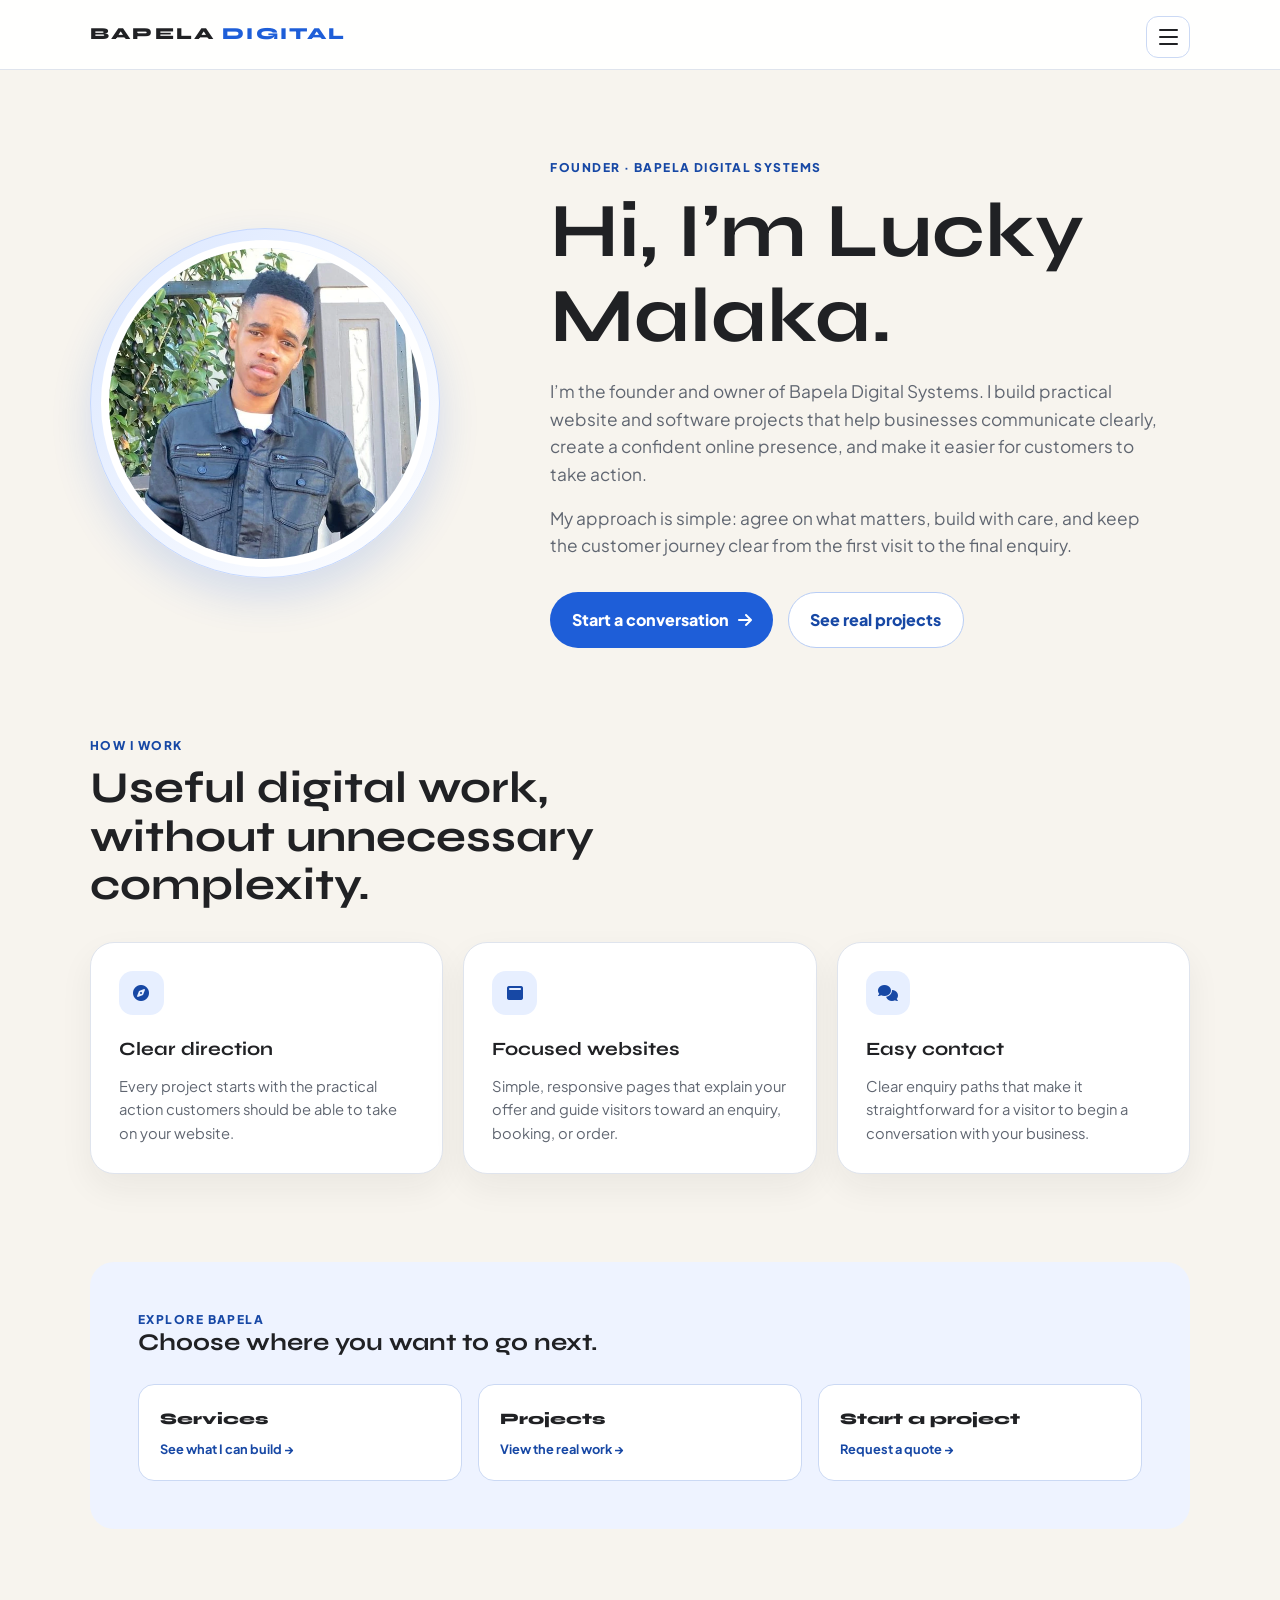
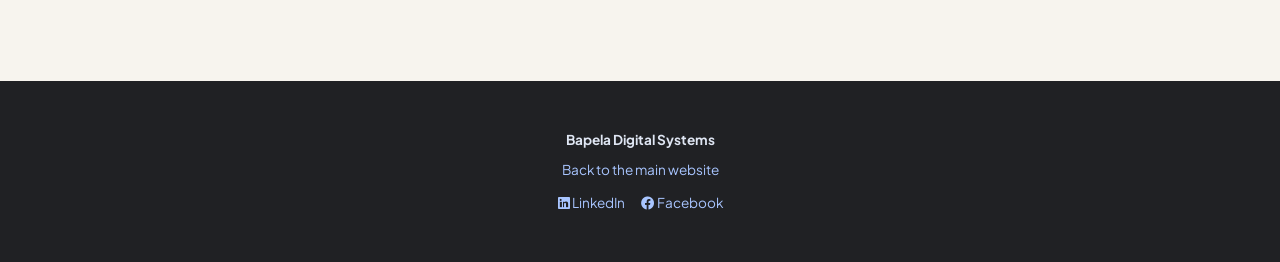
<file: about.html>
<!DOCTYPE html>
<html lang="en">
<head>
  <meta charset="UTF-8">
  <meta name="viewport" content="width=device-width, initial-scale=1.0">
  <title>Lucky Malaka | Founder of Bapela Digital Systems</title>
  <meta name="description" content="Lucky Malaka is the founder and owner of Bapela Digital Systems. Explore the practical websites, ordering pages, and digital tools he builds.">
  <meta name="author" content="Lucky Malaka">
  <meta name="creator" content="Lucky Malaka">
  <meta name="theme-color" content="#1e5ed8">
  <meta property="og:title" content="Lucky Malaka | Founder of Bapela Digital Systems">
  <meta property="og:description" content="Meet Lucky Malaka and explore Bapela Digital Systems.">
  <meta property="og:site_name" content="Bapela Digital Systems">
  <meta property="og:locale" content="en_ZA">
  <meta property="og:image" content="https://bapeladigital.co.za/assets/bapela-search-icon-512.png">
  <meta property="og:image:alt" content="Bapela Digital Systems blue-and-black logo">
  <meta property="og:image:width" content="512">
  <meta property="og:image:height" content="512">
  <meta name="twitter:card" content="summary">
  <meta name="twitter:title" content="Lucky Malaka | Founder of Bapela Digital Systems">
  <meta name="twitter:description" content="Meet Lucky Malaka, founder and owner of Bapela Digital Systems.">
  <meta name="twitter:image" content="https://bapeladigital.co.za/assets/bapela-search-icon-512.png">
  <meta name="twitter:image:alt" content="Bapela Digital Systems blue-and-black logo">
  <link rel="canonical" href="https://bapeladigital.co.za/about.html">
  <link rel="icon" type="image/png" sizes="48x48" href="assets/bapela-search-icon-48.png">
  <link rel="icon" type="image/png" sizes="192x192" href="assets/bapela-search-icon-192.png">
  <link rel="shortcut icon" href="favicon.ico">
  <link rel="apple-touch-icon" sizes="192x192" href="assets/bapela-search-icon-192.png">
  <link rel="manifest" href="site.webmanifest">
  <link href="https://fonts.googleapis.com/css2?family=Syne:wght@400;700;800&family=Plus+Jakarta+Sans:wght@300;400;500;600;700&display=swap" rel="stylesheet">
  <link rel="stylesheet" href="https://cdnjs.cloudflare.com/ajax/libs/font-awesome/6.0.0/css/all.min.css">
  <script type="application/ld+json">
  {
    "@context": "https://schema.org",
    "@graph": [
      {
        "@type": "AboutPage",
        "@id": "https://bapeladigital.co.za/about.html#webpage",
        "url": "https://bapeladigital.co.za/about.html",
        "name": "Lucky Malaka | Founder of Bapela Digital Systems",
        "description": "Lucky Malaka is the founder and owner of Bapela Digital Systems.",
        "mainEntity": { "@id": "https://bapeladigital.co.za/about.html#lucky-malaka" }
      },
      {
        "@type": "Person",
        "@id": "https://bapeladigital.co.za/about.html#lucky-malaka",
        "name": "Lucky Malaka",
        "givenName": "Lucky",
        "familyName": "Malaka",
        "url": "https://bapeladigital.co.za/about.html",
        "image": {
          "@type": "ImageObject",
          "url": "https://bapeladigital.co.za/assets/lucky-malaka-circle.webp",
          "contentUrl": "https://bapeladigital.co.za/assets/lucky-malaka-circle.webp",
          "width": 600,
          "height": 600,
          "caption": "Lucky Malaka, founder of Bapela Digital Systems"
        },
        "jobTitle": "Founder and Owner",
        "worksFor": { "@id": "https://bapeladigital.co.za/#organization" },
        "mainEntityOfPage": { "@id": "https://bapeladigital.co.za/about.html#webpage" },
        "sameAs": [
          "https://github.com/beanboy908",
          "https://github.com/nkadimengmaledimu-cmyk",
          "https://www.linkedin.com/in/lucky-malaka-103bb4429",
          "https://www.facebook.com/lucky.malaka.14"
        ]
      }
    ]
  }
  </script>
  <style>
    :root { --brand: #1e5ed8; --brand-strong: #1748a5; --ink: #202124; --paper: #f7f4ee; --card: #ffffff; --text: #292c33; --sub: #606671; --border: #dfe4ed; --radius: 24px; }
    * { box-sizing: border-box; margin: 0; padding: 0; }
    html { scroll-behavior: smooth; }
    body { background: var(--paper); color: var(--text); font-family: 'Plus Jakarta Sans', sans-serif; line-height: 1.6; }
    .container { width: min(1100px, calc(100% - 3rem)); margin: 0 auto; }
    header { position: sticky; top: 0; z-index: 10; background: rgba(255,255,255,.94); backdrop-filter: blur(12px); border-bottom: 1px solid var(--border); padding: .72rem 0; }
    .header-inner { display: flex; align-items: center; justify-content: space-between; gap: 1.5rem; }
    .wordmark { color: var(--ink); font-family: 'Syne', sans-serif; font-size: 1.05rem; font-weight: 800; letter-spacing: .13em; text-decoration: none; text-transform: uppercase; }
    .wordmark span { color: var(--brand); }
    .menu-wrap { position: relative; }
    .menu-toggle { align-items: center; background: #ffffff; border: 1px solid #cbd9f4; border-radius: 12px; cursor: pointer; display: inline-flex; flex-direction: column; gap: 5px; height: 42px; justify-content: center; padding: 0; width: 44px; }
    .menu-toggle span { background: var(--ink); border-radius: 2px; display: block; height: 2px; transition: transform .18s ease, opacity .18s ease; width: 19px; }
    .menu-toggle[aria-expanded="true"] span:nth-child(1) { transform: translateY(7px) rotate(45deg); }
    .menu-toggle[aria-expanded="true"] span:nth-child(2) { opacity: 0; }
    .menu-toggle[aria-expanded="true"] span:nth-child(3) { transform: translateY(-7px) rotate(-45deg); }
    .menu-panel { background: #ffffff; border: 1px solid var(--border); border-radius: 16px; box-shadow: 0 16px 34px rgba(32,33,36,.12); display: grid; gap: .15rem; min-width: 176px; opacity: 0; padding: .55rem; pointer-events: none; position: absolute; right: 0; top: calc(100% + .65rem); transform: translateY(-6px); transition: opacity .18s ease, transform .18s ease; visibility: hidden; }
    .menu-panel.is-open { opacity: 1; pointer-events: auto; transform: translateY(0); visibility: visible; }
    .menu-panel a { border-radius: 10px; color: var(--ink); font-size: .84rem; font-weight: 800; padding: .75rem .85rem; text-decoration: none; }
    .menu-panel a:hover, .menu-panel a:focus-visible { background: #eef3ff; color: var(--brand-strong); outline: none; }
    main { padding: 5.5rem 0 4rem; }
    .eyebrow { color: var(--brand-strong); font-size: .75rem; font-weight: 800; letter-spacing: .12em; text-transform: uppercase; }
    .intro { align-items: center; display: grid; gap: clamp(2rem, 6vw, 5.5rem); grid-template-columns: minmax(220px, .75fr) minmax(0, 1.25fr); }
    .portrait-wrap { aspect-ratio: 1; background: linear-gradient(135deg, #dbe7ff, #ffffff); border: 1px solid #c5d8ff; border-radius: 50%; box-shadow: 0 18px 40px rgba(30,94,216,.16); display: grid; padding: .65rem; place-items: center; width: min(100%, 350px); }
    .portrait-wrap img { border: 8px solid #fff; border-radius: 50%; display: block; height: 100%; object-fit: cover; width: 100%; }
    h1, h2 { color: var(--ink); font-family: 'Syne', sans-serif; line-height: 1.1; }
    h1 { font-size: clamp(2.6rem, 6vw, 4.8rem); margin: .75rem 0 1.25rem; }
    .lead { color: var(--sub); font-size: 1.08rem; max-width: 620px; }
    .lead + .lead { margin-top: 1rem; }
    .actions { display: flex; flex-wrap: wrap; gap: .9rem; margin-top: 2rem; }
    .button { align-items: center; background: var(--brand); border-radius: 999px; color: #fff; display: inline-flex; font-weight: 800; gap: .55rem; padding: .9rem 1.35rem; text-decoration: none; }
    .button.secondary { background: #fff; border: 1px solid #b8cdf5; box-shadow: none; color: var(--brand-strong); }
    .focus { margin-top: 5.5rem; }
    .section-head { max-width: 620px; }
    .section-head h2 { font-size: clamp(1.9rem, 4vw, 2.75rem); margin-top: .55rem; }
    .cards { display: grid; gap: 1.25rem; grid-template-columns: repeat(3, 1fr); margin-top: 2rem; }
    .card { background: var(--card); border: 1px solid var(--border); border-radius: var(--radius); box-shadow: 0 14px 34px rgba(32,33,36,.06); padding: 1.75rem; }
    .card i { background: #e7efff; border-radius: 14px; color: var(--brand-strong); display: grid; height: 2.8rem; margin-bottom: 1.2rem; place-items: center; width: 2.8rem; }
    .card h3 { color: var(--ink); font-family: 'Syne', sans-serif; margin-bottom: .65rem; }
    .card p { color: var(--sub); font-size: .92rem; }
    .explore { background: #eef3ff; margin-top: 5.5rem; padding: 3rem; border-radius: var(--radius); }
    .explore-grid { display: grid; gap: 1rem; grid-template-columns: repeat(3, 1fr); margin-top: 1.75rem; }
    .explore a { background: #fff; border: 1px solid #cbd9f4; border-radius: 16px; color: var(--ink); display: block; font-family: 'Syne', sans-serif; font-weight: 800; padding: 1.3rem; text-decoration: none; }
    .explore a span { color: var(--brand-strong); display: block; font-family: 'Plus Jakarta Sans', sans-serif; font-size: .8rem; font-weight: 700; margin-top: .45rem; }
    footer { background: var(--ink); color: #dfe6f3; margin-top: 5.5rem; padding: 3rem 0; text-align: center; font-size: .85rem; }
    footer a { color: #a8c5ff; text-decoration: none; }
    @media (max-width: 768px) { .container { width: min(100% - 2rem, 1100px); } .header-inner { gap: .8rem; } .intro { grid-template-columns: 1fr; text-align: center; } .portrait-wrap { margin: 0 auto; max-width: 260px; } .actions { justify-content: center; } .cards, .explore-grid { grid-template-columns: 1fr; } .focus { margin-top: 4rem; } .explore { margin-top: 4rem; padding: 1.5rem; } }
  </style>
</head>
<body>
  <header>
    <div class="container header-inner">
      <a class="wordmark" href="index.html">Bapela <span>Digital</span></a>
      <div class="menu-wrap">
        <button class="menu-toggle" id="menu-toggle" type="button" aria-controls="primary-menu" aria-expanded="false" aria-label="Open navigation menu"><span></span><span></span><span></span></button>
        <nav class="menu-panel" id="primary-menu" aria-label="Explore Bapela">
          <a href="index.html#services">Services</a>
          <a href="index.html#cases">Projects</a>
          <a href="about.html" aria-current="page">About Lucky</a>
        </nav>
      </div>
    </div>
  </header>
  <main>
    <section class="container intro">
      <div class="portrait-wrap">
        <img src="assets/lucky-malaka-circle.webp" alt="Lucky Malaka, founder of Bapela Digital Systems">
      </div>
      <div>
        <p class="eyebrow">Founder · Bapela Digital Systems</p>
        <h1>Hi, I’m Lucky Malaka.</h1>
        <p class="lead">I’m the founder and owner of Bapela Digital Systems. I build practical website and software projects that help businesses communicate clearly, create a confident online presence, and make it easier for customers to take action.</p>
        <p class="lead">My approach is simple: agree on what matters, build with care, and keep the customer journey clear from the first visit to the final enquiry.</p>
        <div class="actions">
          <a class="button" href="index.html#contact">Start a conversation <i class="fas fa-arrow-right" aria-hidden="true"></i></a>
          <a class="button secondary" href="index.html#cases">See real projects</a>
        </div>
      </div>
    </section>
    <section class="container focus">
      <div class="section-head">
        <p class="eyebrow">How I work</p>
        <h2>Useful digital work, without unnecessary complexity.</h2>
      </div>
      <div class="cards">
        <article class="card"><i class="fas fa-compass" aria-hidden="true"></i><h3>Clear direction</h3><p>Every project starts with the practical action customers should be able to take on your website.</p></article>
        <article class="card"><i class="fas fa-window-maximize" aria-hidden="true"></i><h3>Focused websites</h3><p>Simple, responsive pages that explain your offer and guide visitors toward an enquiry, booking, or order.</p></article>
        <article class="card"><i class="fas fa-comments" aria-hidden="true"></i><h3>Easy contact</h3><p>Clear enquiry paths that make it straightforward for a visitor to begin a conversation with your business.</p></article>
      </div>
    </section>
    <section class="container explore">
      <p class="eyebrow">Explore Bapela</p>
      <h2>Choose where you want to go next.</h2>
      <div class="explore-grid">
        <a href="index.html#services">Services <span>See what I can build →</span></a>
        <a href="index.html#cases">Projects <span>View the real work →</span></a>
        <a href="index.html#contact">Start a project <span>Request a quote →</span></a>
      </div>
    </section>
  </main>
  <footer><div class="container"><p><strong>Bapela Digital Systems</strong></p><p style="margin-top:.55rem;"><a href="index.html">Back to the main website</a></p><p style="margin-top:.7rem;"><a href="https://www.linkedin.com/in/lucky-malaka-103bb4429" target="_blank" rel="noopener" style="margin:0 .5rem;"><i class="fab fa-linkedin" aria-hidden="true"></i> LinkedIn</a><a href="https://www.facebook.com/lucky.malaka.14" target="_blank" rel="noopener" style="margin:0 .5rem;"><i class="fab fa-facebook" aria-hidden="true"></i> Facebook</a></p></div></footer>
  <script>
    const menuToggle = document.getElementById('menu-toggle');
    const primaryMenu = document.getElementById('primary-menu');
    function closeMenu() { menuToggle.setAttribute('aria-expanded', 'false'); primaryMenu.classList.remove('is-open'); }
    menuToggle.addEventListener('click', () => {
      const isOpen = menuToggle.getAttribute('aria-expanded') === 'true';
      menuToggle.setAttribute('aria-expanded', String(!isOpen));
      primaryMenu.classList.toggle('is-open', !isOpen);
    });
    primaryMenu.addEventListener('click', closeMenu);
    document.addEventListener('click', (event) => { if (!event.target.closest('.menu-wrap')) closeMenu(); });
    document.addEventListener('keydown', (event) => { if (event.key === 'Escape') closeMenu(); });
  </script>
</body>
</html>
</file>
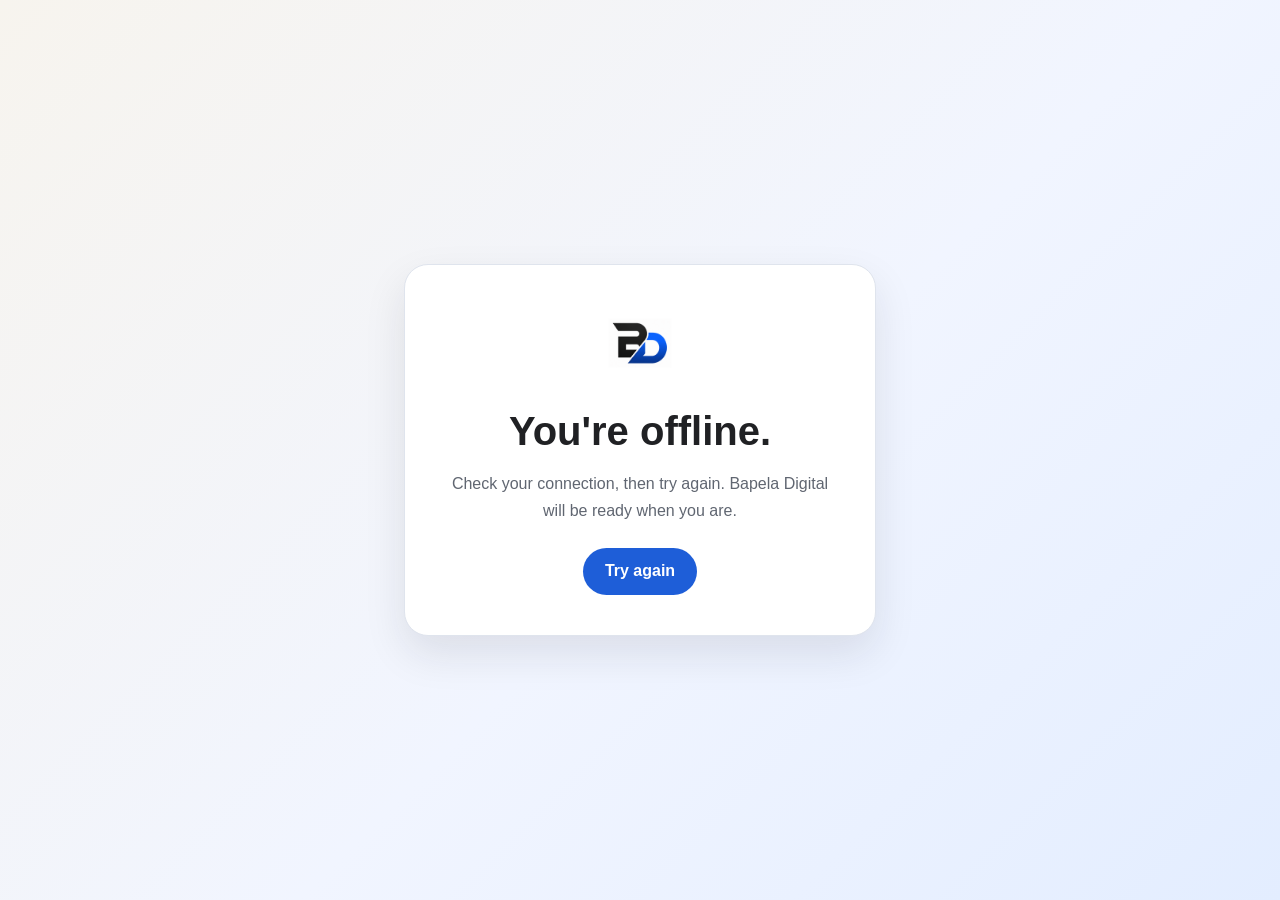
<file: offline.html>
<!doctype html>
<html lang="en">
<head>
  <meta charset="UTF-8">
  <meta name="viewport" content="width=device-width, initial-scale=1.0">
  <meta name="theme-color" content="#1e5ed8">
  <title>You're offline | Bapela Digital</title>
  <style>
    :root { --brand: #1e5ed8; --ink: #202124; --sub: #606671; --bg: #f0f4ff; }
    * { box-sizing: border-box; }
    body { align-items: center; background: linear-gradient(135deg, #f7f4ee 0%, #f1f5ff 55%, #e3edff 100%); color: var(--ink); display: grid; font-family: Arial, sans-serif; margin: 0; min-height: 100vh; padding: 1.5rem; }
    main { background: #ffffff; border: 1px solid #dfe4ed; border-radius: 24px; box-shadow: 0 18px 42px rgba(32, 33, 36, 0.1); margin: auto; max-width: 520px; padding: 2.5rem; text-align: center; }
    img { height: 76px; margin-bottom: 1.4rem; width: 76px; }
    h1 { font-size: clamp(1.8rem, 7vw, 2.5rem); line-height: 1.15; margin: 0 0 1rem; }
    p { color: var(--sub); line-height: 1.7; margin: 0 auto 1.5rem; max-width: 390px; }
    button { background: var(--brand); border: 0; border-radius: 999px; color: #ffffff; cursor: pointer; font-size: 1rem; font-weight: 700; padding: 0.9rem 1.35rem; }
  </style>
</head>
<body>
  <main>
    <img src="/assets/bapela-search-icon-192.png" alt="Bapela Digital logo">
    <h1>You're offline.</h1>
    <p>Check your connection, then try again. Bapela Digital will be ready when you are.</p>
    <button type="button" onclick="window.location.reload()">Try again</button>
  </main>
</body>
</html>
</file>
